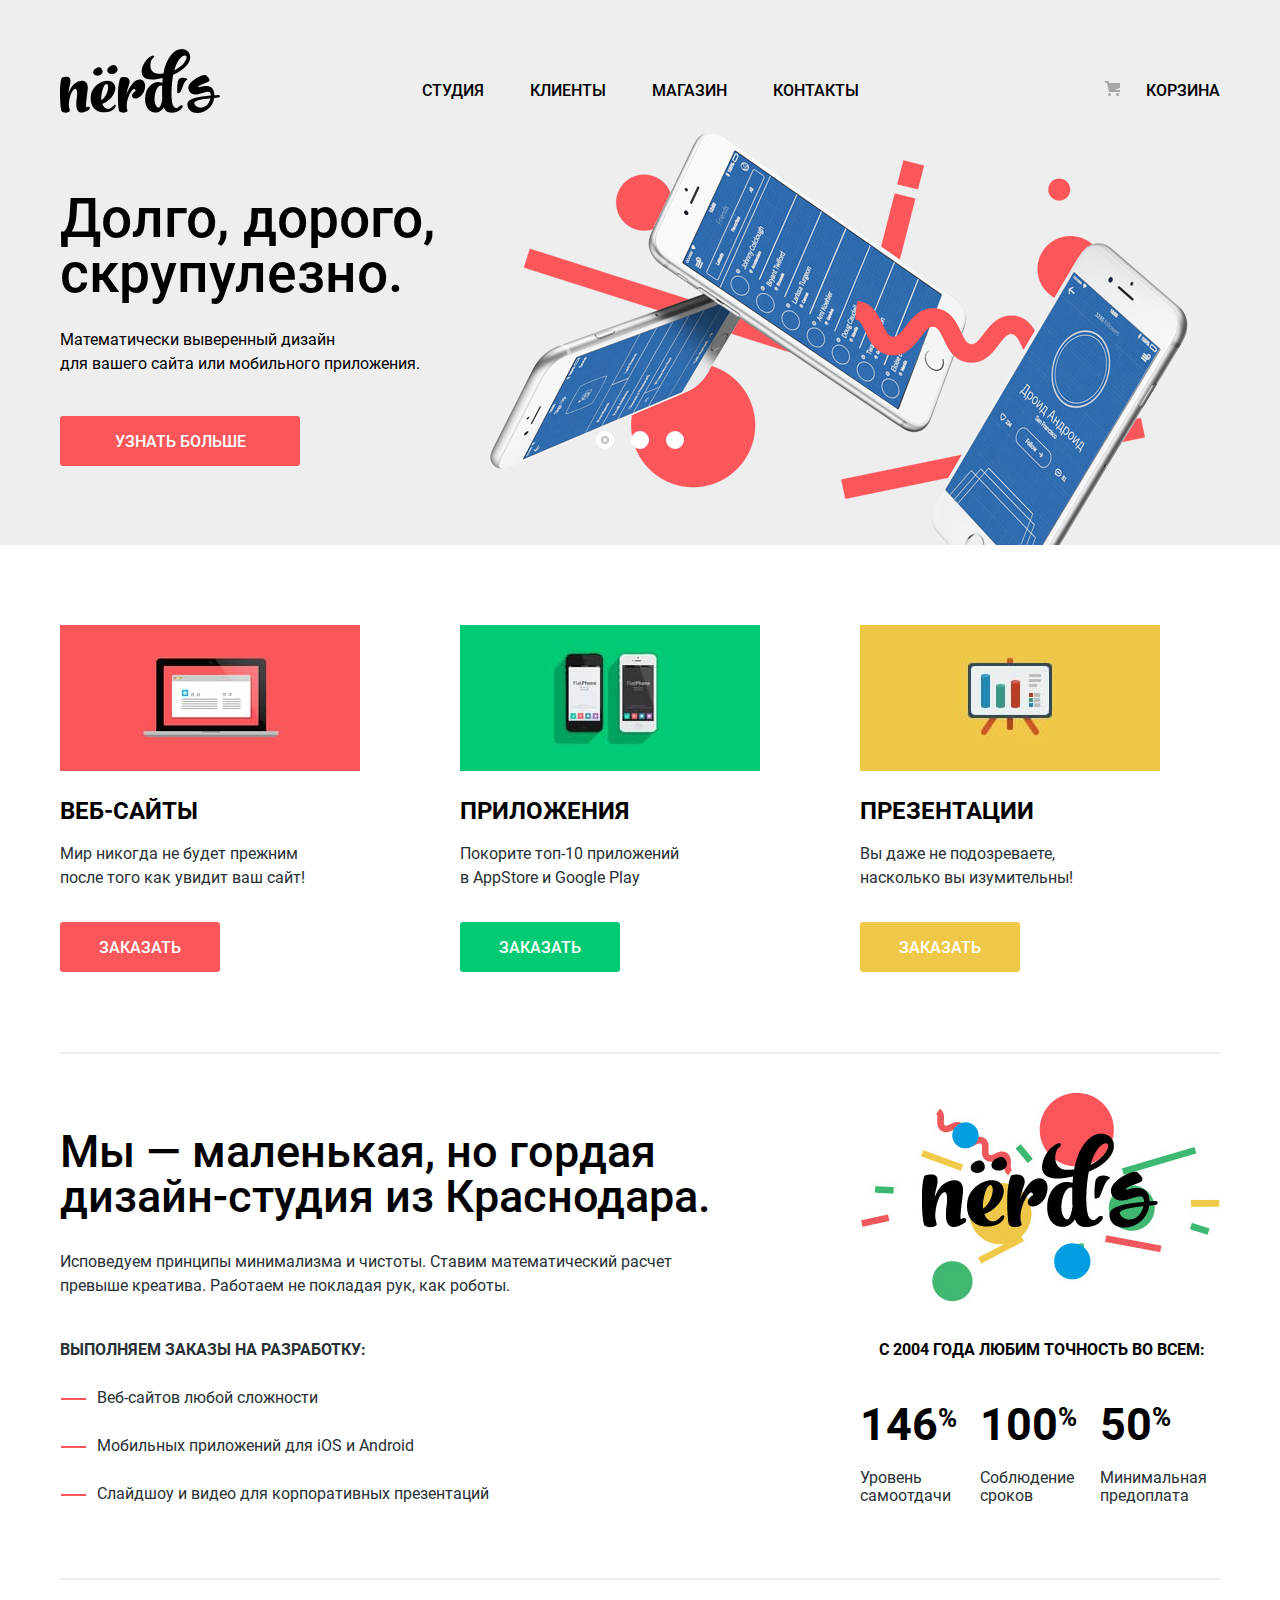
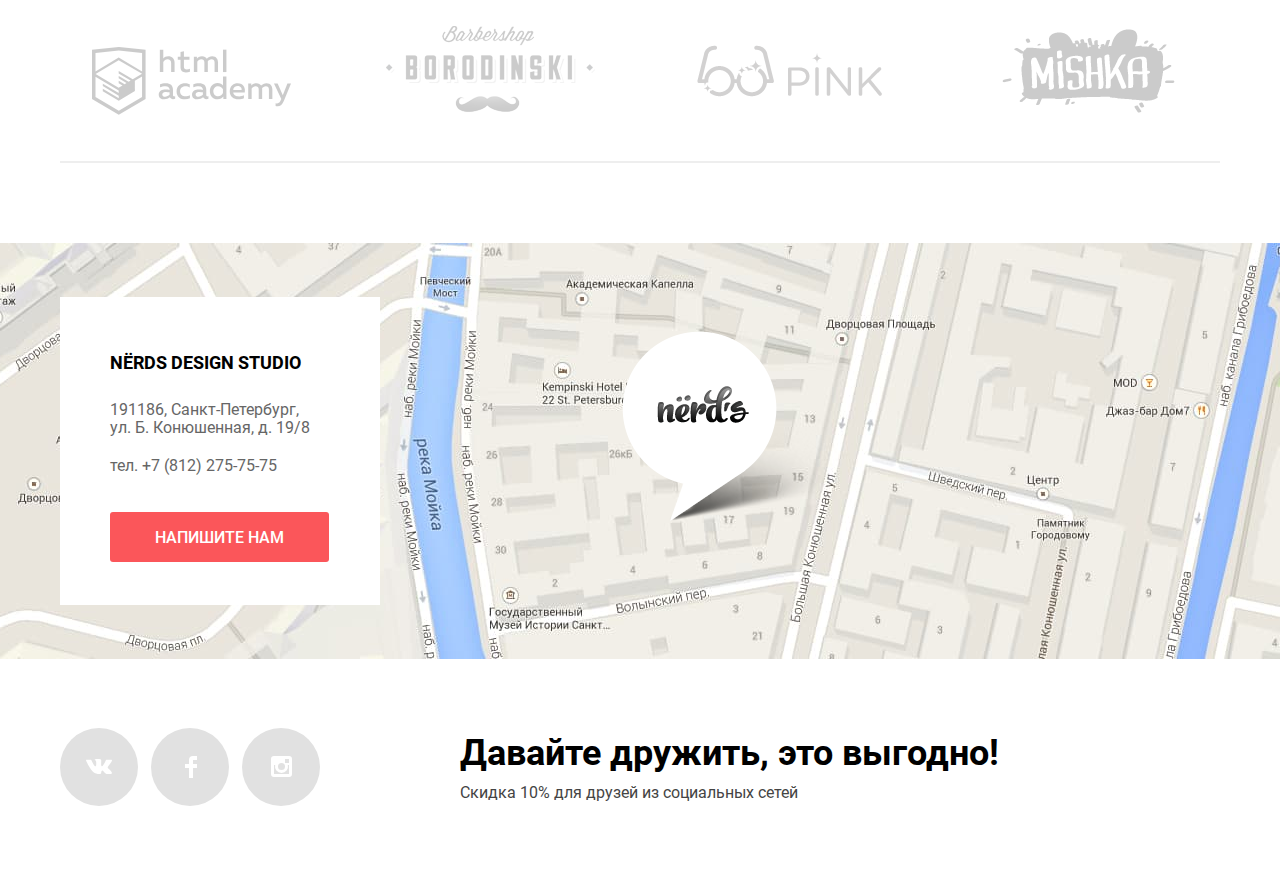
<file: index.html>
<!DOCTYPE html>
<html class="page" lang="ru">

<head>
  <meta charset="utf-8">
  <title>HTML Academy: Нёрдс</title>
  <link rel="stylesheet" href="css/normalize.min.css">
  <link rel="stylesheet" href="css/style.min.css">
</head>

<body class="page-body">
  <header class="main-header">
    <nav class="main-navigation">
      <img class="header-logo" src="img/nerds-logo.svg" width="160" height="65" alt="Логотип диизайн-студии Нёрдс">
      <div class="main-navigation-wrapper">
        <ul class="site-navigation">
          <li><a href="">Студия</a></li>
          <li><a href="">Клиенты</a></li>
          <li><a href="catalog.html">Магазин</a></li>
          <li><a href="">Контакты</a></li>
        </ul>
        <div class="user-navigation">
          <a class="basket" href="">Корзина</a>
        </div>
      </div>
    </nav>
  </header>
  <main>
    <h1 class="main-title visually-hidden">Nёrd's</h1>
    <h2 class="main-title visually-hidden">Новости</h2>
    <section class="slider">
      <div class="news-slider">
        <div class="news-slider-accuracy">
          <h3>Долго, дорого,<br>скрупулезно.</h3>
          <p>Математически выверенный дизайн<br>для вашего сайта или мобильного приложения.</p>
          <a class="news-slider-button button" href="">Узнать больше</a>
        </div>
      </div>
      <div class="news-slider news-slider-current">
        <div class="news-slider-maths">
          <h3>Любим математику<br>как никто другой</h3>
          <p>Никакого креатива, только матемитические формулы<br>для расчета идеальных пропорций</p>
          <a class="news-slider-button button" href="">Узнать больше</a>
        </div>
      </div>
      <div class="news-slider news-slider-current">
        <div class="news-slider-term">
          <h3>Только ночь,<br>только хардкор</h3>
          <p>Работать днем, как все? Мы против этого.<br>Ближе к полуночи работа только начинается.</p>
          <a class="news-slider-button button" href="">Узнать больше</a>
        </div>
      </div>
      <div class="slider-controls">
        <button class="slider-controls-button slider-controls-button-current" type="button"
          aria-label="Показать первый слайд"></button>
        <button class="slider-controls-button" type="button" aria-label="Показать второй слайд"></button>
        <button class="slider-controls-button" type="button" aria-label="Показать третий слайд"></button>
      </div>
    </section>
    <div class="container">
      <section class="product">
        <h2 class="visually-hidden">Продукты</h2>
        <ul class="product-list">
          <li class="product-item product-item-site">
            <div class="product-site">
              <h3 class="product-title">Веб-сайты</h3>
              <p>Мир никогда не будет прежним<br>после того как увидит ваш сайт!</p>
              <a class="product-button product-button-site" href="#"
                aria-label="Перейти на страницу заказа товара">Заказать</a>
            </div>
          </li>
          <li class="product-item product-item-apps">
            <div class="product-apps">
              <h3 class="product-title">Приложения</h3>
              <p>Покорите топ-10 приложений<br> в AppStore и Google Play</p>
              <a class="product-button product-button-apps" href="#"
                aria-label="Перейти на страницу заказа товара">Заказать</a>
            </div>
          </li>
          <li class="product-item product-item-presentation">
            <div class="product-presentation">
              <h3 class="product-title">Презентации</h3>
              <p>Вы даже не подозреваете,<br>насколько вы изумительны!</p>
              <a class="product-button product-button-presentation" href="#"
                aria-label="Перейти на страницу заказа товара">Заказать</a>
            </div>
          </li>
        </ul>
      </section>
      <section class="company">
        <h2 class="visually-hidden">О компании</h2>
        <section class="company-description">
          <h2 class="visually-hidden">О нас</h2>
          <h3 class="company-title">Мы — маленькая, но гордая<br>дизайн-студия из Краснодара.</h3>
          <p>Исповедуем принципы минимализма и чистоты. Ставим математический расчет<br>превыше креатива. Работаем не
            покладая рук, как роботы.</p>
          <p class="company-product">Выполняем заказы на разработку:</p>
          <ul class="company-product-list">
            <li class="company-product-item">Веб-сайтов любой сложности</li>
            <li class="company-product-item">Мобильных приложений для iOS и Android</li>
            <li class="company-product-item">Слайдшоу и видео для корпоративных презентаций</li>
          </ul>
        </section>
        <section class="company-statistics">
          <h2 class="visually-hidden">Статистика</h2>
          <img class="company-statistics-logo" src="img/nerds-illustration.png" width="360" height="208"
            alt="Логотип Нёрдс на фоне вспышки из конфети">
          <p class="company-statistics-title">С 2004 года любим точность во всем:</p>
          <dl class="company-statistics-table">
            <div class="company-statistics-column">
              <dt class="company-statistics-property">Уровень самоотдачи</dt>
              <dd class="company-statistics-percent">146<sup class="company-statistics-percentage">%</sup></dd>
            </div>
            <div class="company-statistics-column">
              <dt class="company-statistics-property">Соблюдение сроков</dt>
              <dd class="company-statistics-percent">100<span class="company-statistics-percentage">%</span></dd>
            </div>
            <div class="company-statistics-column">
              <dt class="company-statistics-property">Минимальная предоплата</dt>
              <dd class="company-statistics-percent">50<span class="company-statistics-percentage">%</span></dd>
            </div>
          </dl>
        </section>
      </section>
      <section class="projects">
        <h2 class="visually-hidden">Проекты</h2>
        <ul class="projects-list">
          <li class="projects-item">
            <a class="projects-link" href="https://htmlacademy.ru/intensive/htmlcss">
              <img class="projects-logo projects-logo-htmlacademy" src="img/html-academy.svg" width="199" height="68"
                alt="Логотип компании-клиента html academy">
            </a>
          </li>
          <li class="projects-item">
            <a class="projects-link" href="">
              <img class="projects-logo projects-logo-barbershop" src="img/barbershop-logo.png" width="209" height="90"
                alt="Логотип компании-клиента Barbershop Borodinsky">
            </a>
          </li>
          <li class="projects-item">
            <a class="projects-link" href="">
              <img class="projects-logo projects-logo-pink" src="img/pink-logo.png" width="185" height="52"
                alt="Логотип компании-клиента Pink">
            </a>
          </li>
          <li class="projects-item">
            <a class="projects-link" href="">
              <img class="projects-logo projects-logo-mishka" src="img/mishka-logo.png" width="173" height="84"
                alt="Логотип компании-клиента Mishka">
            </a>
          </li>
        </ul>
      </section>
    </div>
  </main>
  <footer>
    <div class="footer-container-contact">
      <iframe class="footer-container-map"
        src="https://www.google.com/maps/embed?pb=!1m18!1m12!1m3!1d1998.6037872533277!2d30.320858716096975!3d59.93871648187614!2m3!1f0!2f0!3f0!3m2!1i1024!2i768!4f13.1!3m3!1m2!1s0x4696310fca145cc1%3A0x42b32648d8238007!2z0JHQvtC70YzRiNCw0Y8g0JrQvtC90Y7RiNC10L3QvdCw0Y8g0YPQuy4sIDE5LzgsINCh0LDQvdC60YIt0J_QtdGC0LXRgNCx0YPRgNCzLCAxOTExODY!5e0!3m2!1sru!2sru!4v1603034823112!5m2!1sru!2sru"
        style="border:0;" allowfullscreen title="Офис компании по адресу ул. Большая Конюшенная 19/8, Санкт-Петербург">
      </iframe>
      <div class="footer-contacts-block">
        <section class="footer-contacts">
          <h2 class="visually-hidden">Контактная информация</h2>
          <div class="footer-contacts-window">
            <h3>Nёrds design studio</h3>
            <p>191186, Санкт-Петербург,<br>
              ул. Б. Конюшенная, д. 19/8</p>
            <a class="contact" href="tel:+78122757575">тел. +7 (812) 275-75-75</a>
            <a class="contact-button button" href="write_us.html" aria-label="Переход в окно, где можно написать">Напишите
              нам</a>
          </div>
        </section>
      </div>
    </div>
    <section class="footer-social container">
      <h2 class="visually-hidden">Давайте дружить</h2>
      <div class="footer-social-button">
        <ul class="footer-social-list">
          <li class="footer-social-item">
            <a class="footer-social-link" href="#" aria-label="ВКонтакте"></a>
          </li>
          <li class="footer-social-item">
            <a class="footer-social-link footer-social-link-facebook" href="#" aria-label="Facebook"></a>
          </li>
          <li class="footer-social-item">
            <a class="footer-social-link footer-social-link-instagram" href="#" aria-label="Instagram"></a>
          </li>
        </ul>
      </div>
      <div class="footer-invite">
        <p class="footer-social-title">Давайте дружить, это выгодно!</p>
        <p class="footer-social-discount">Скидка 10% для друзей из социальных сетей</p>
      </div>
    </section>
  </footer>
  <section class="modal modal-contact">
    <h2>Напишите нам</h2>
    <form class="contact-form" action="https://echo.htmlacademy.ru" method="post">
      <p>
        <label for="contact-name">Ваше имя:</label>
        <input class="contact-name-user" id="contact-name" type="text" name="name-user" placeholder="Имя Фамилия">
      </p>
      <p>
        <label for="contact-mail">Ваш email:</label>
        <input class="contact-mail-user" id="contact-mail" type="email" name="mail-user"
          placeholder="email@example.com ">
      </p>
      <p>
        <label for="contact-text">Текст письма:</label>
        <textarea name="contact-text-user" id="contact-text" rows="10" placeholder="В свободной форме"></textarea>
      </p>
      <button class="contact-form-button button" type="submit">Отправить</button>
    </form>
    <button class="modal-close" type="button" aria-label="Закрыть"></button>
  </section>
  <script src="js/script.min.js"></script>
</body>

</html>
</file>
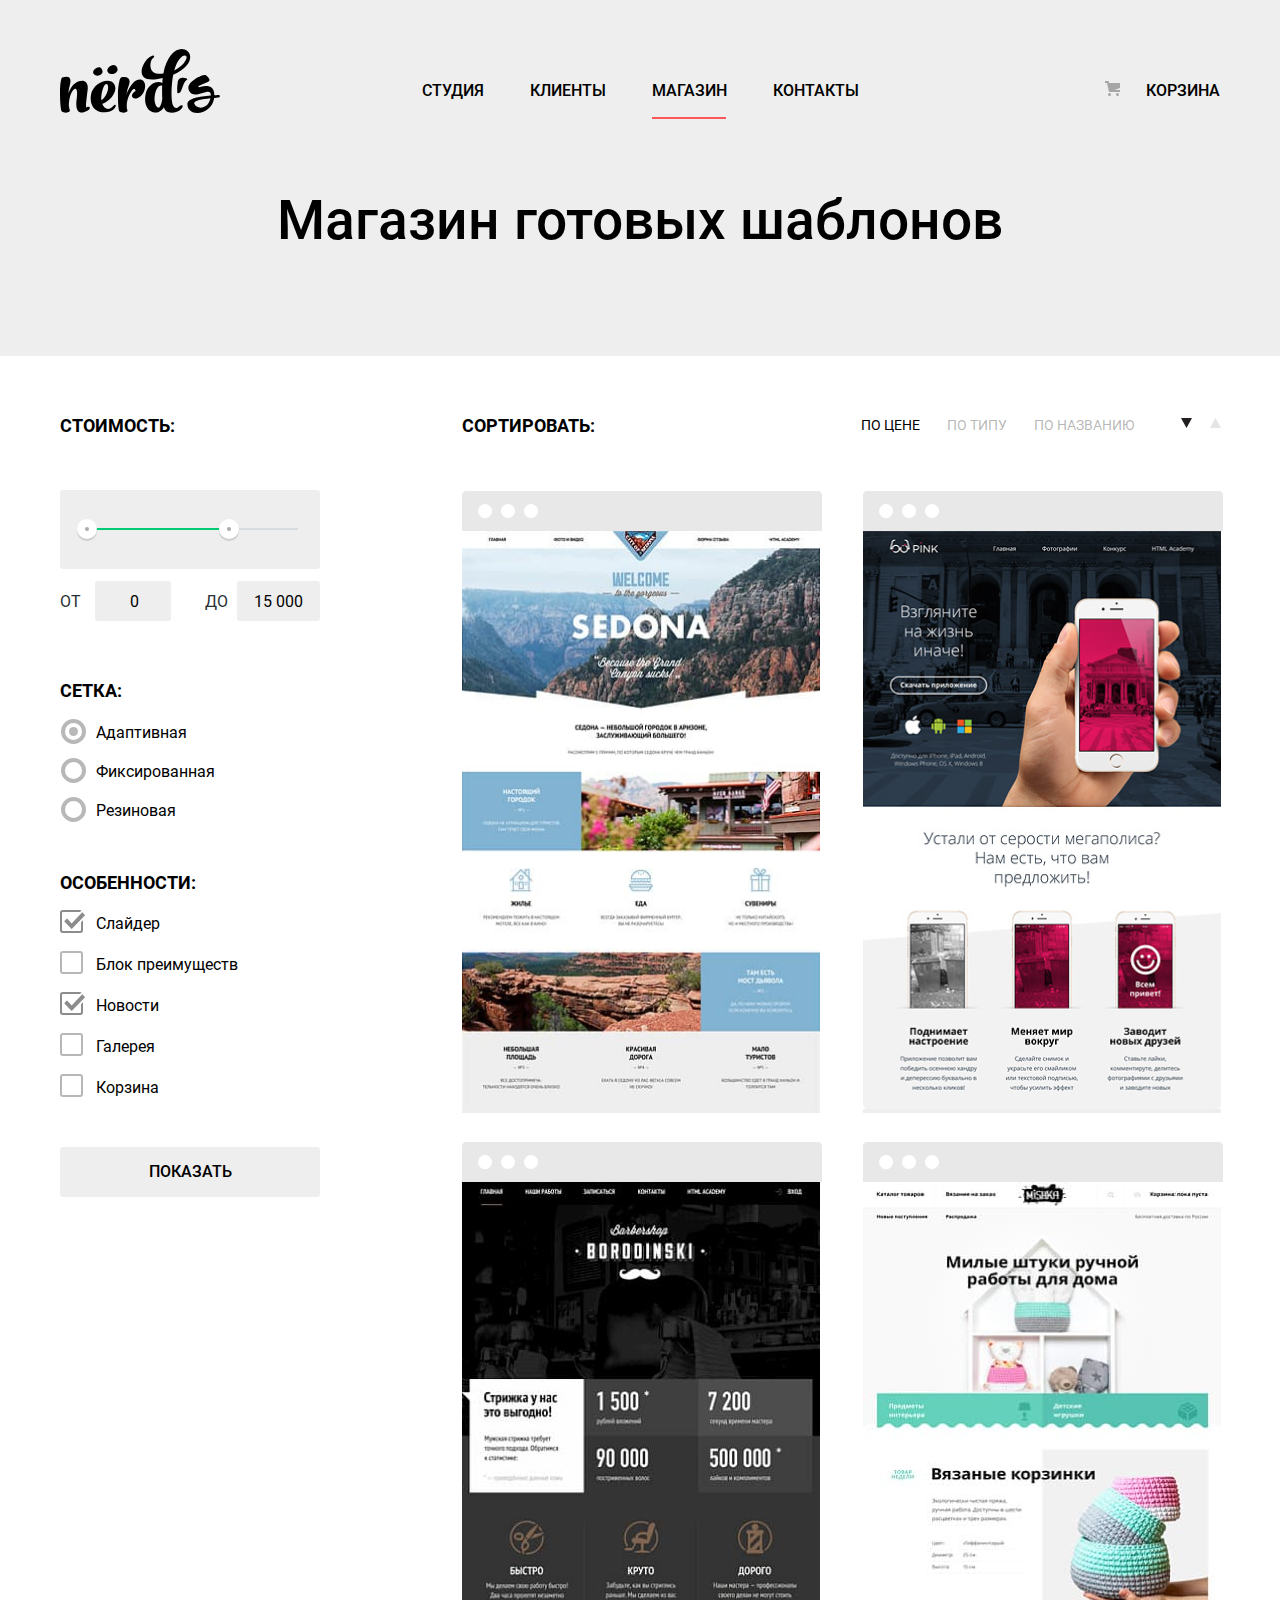
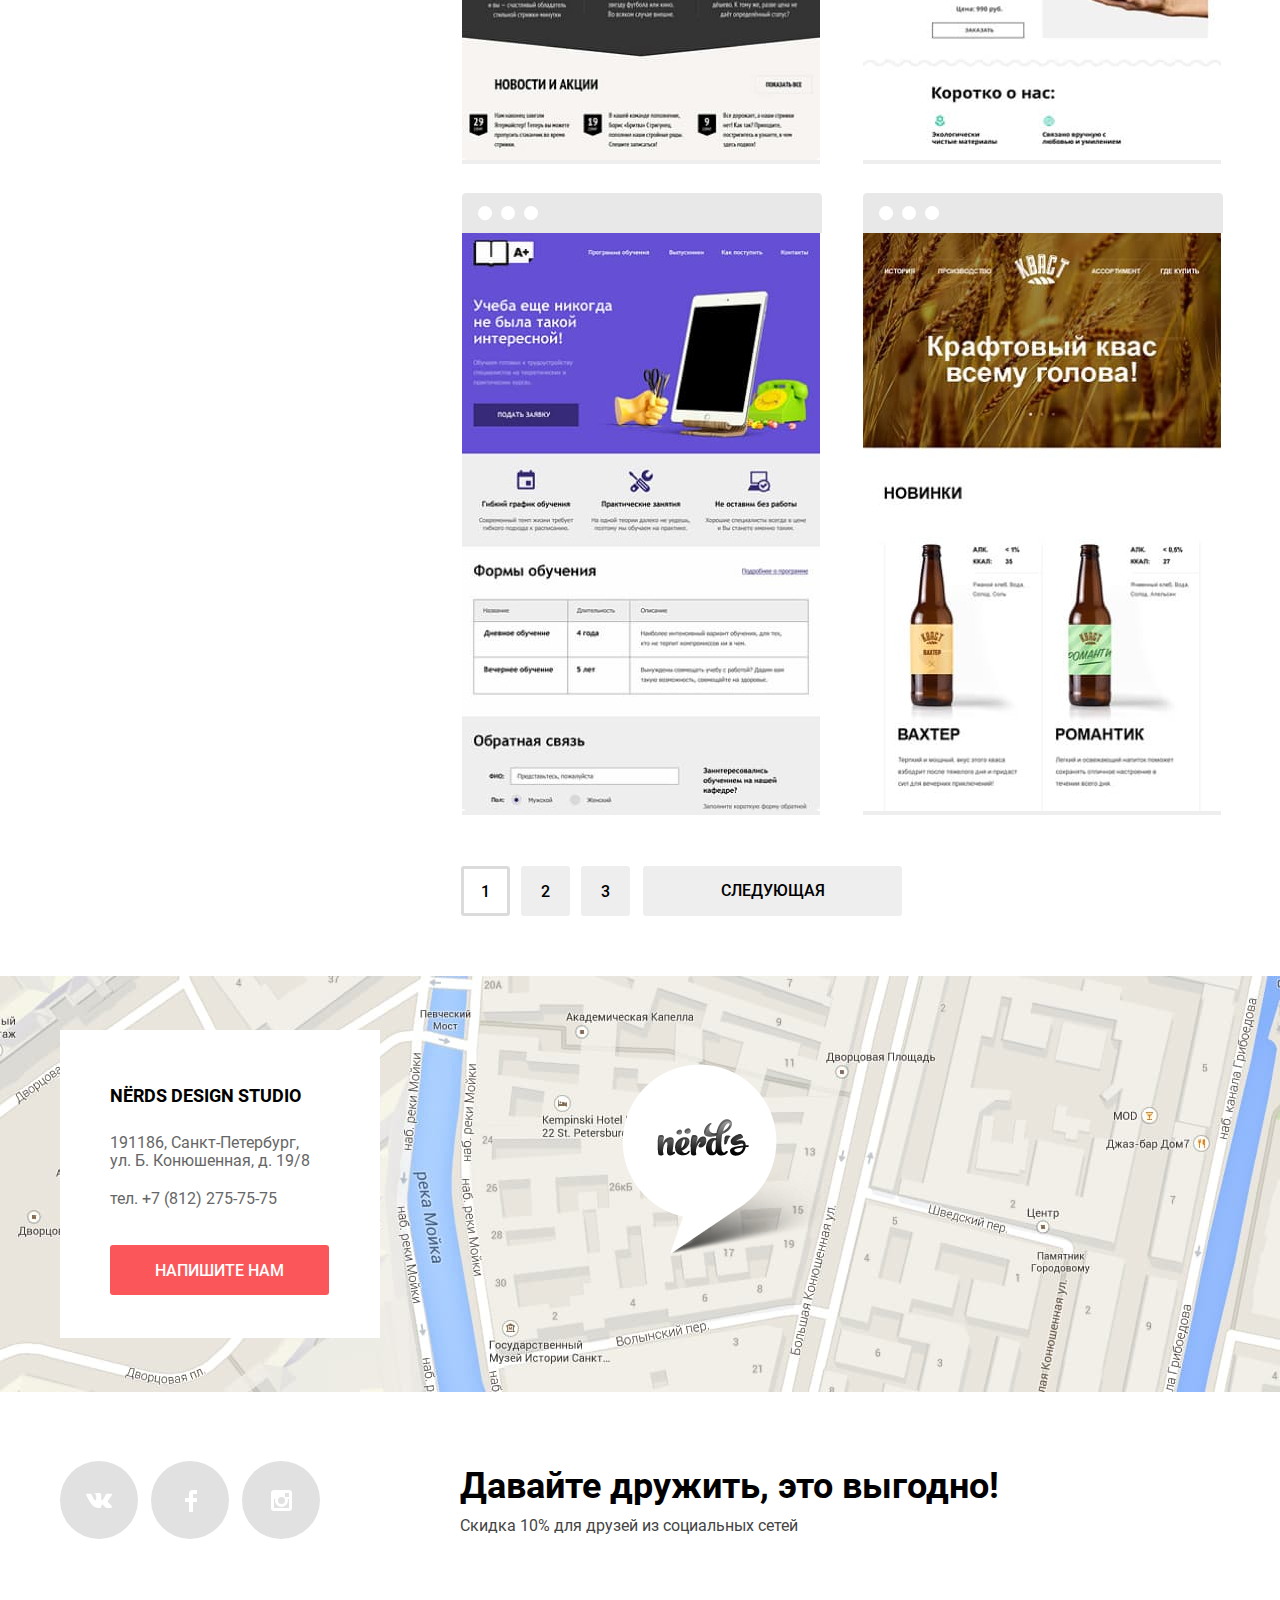
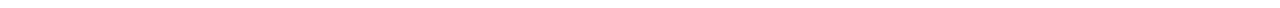
<file: catalog.html>
<!DOCTYPE html>
<html class="page" lang="ru">

<head>
  <meta charset="utf-8">
  <title>HTML Academy: Нёрдс</title>
  <link rel="stylesheet" href="css/normalize.min.css">
  <link rel="stylesheet" href="css/style.min.css">
</head>

<body class="page-body">
  <header class="main-header">
    <nav class="main-navigation">
      <a class="main-header-logo" href="index.html">
        <img src="img/nerds-logo.svg" width="160" height="65" alt="Логотип Нёрдс: написано черными буквами">
      </a>
      <div class="main-navigation-wrapper">
        <ul class="site-navigation">
          <li><a href="">Студия</a></li>
          <li><a href="">Клиенты</a></li>
          <li class="site-navigation-current"><a href="catalog.html"
              aria-label="Вы находитесь на странице магазина">Магазин</a></li>
          <li><a href="">Контакты</a></li>
        </ul>
        <div class="user-navigation">
          <a class="basket" href="">Корзина</a>
        </div>
      </div>
    </nav>
  </header>
  <main class="page-catalog">
    <div class="page-title-design">
      <h1 class="page-title">Магазин готовых шаблонов</h1>
    </div>
    <div class="catalog-container">
      <section class="filters">
        <div class="filters-catalog">
          <h2 class="visually-hidden">Фильтр товаров</h2>
          <form method="get" action="https://echo.htmlacademy.ru">
            <fieldset class="filter-item">
              <legend>Стоимость:</legend>
              <div class="range-filter">
                <div class="range-controls">
                  <div class="scale">
                    <div class="bar"></div>
                  </div>
                  <div class="toggle toggle-min" tabindex="0"></div>
                  <div class="toggle toggle-max" tabindex="0"></div>
                </div>
                <div class="price-controls">
                  <label class="min-price">
                    от <input type="text" name="min-price" value="0">
                  </label>
                  <label class="max-price">
                    до <input type="text" name="max-price" value="15 000">
                  </label>
                </div>
              </div>
            </fieldset>
            <fieldset>
              <legend>Сетка:</legend>
              <ul>
                <li class="filter-option filter-radio">
                  <input class="visually-hidden filter-input-radio filter-input" type="radio" name="product-group"
                    value="adaptive" id="filter-adaptive" checked>
                  <label for="filter-adaptive">Адаптивная</label>
                </li>
                <li class="filter-option filter-radio">
                  <input class="visually-hidden filter-input-radio filter-input" type="radio" name="product-group"
                    value="fixed" id="filter-fixed">
                  <label for="filter-fixed">Фиксированная</label>
                </li>
                <li class="filter-option filter-radio">
                  <input class="visually-hidden filter-input-radio filter-input" type="radio" name="product-group"
                    value="rubber" id="filter-rubber">
                  <label for="filter-rubber">Резиновая</label>
                </li>
              </ul>
            </fieldset>
            <fieldset class="filter-advantage">
              <legend>Особенности:</legend>
              <ul>
                <li class="filter-option filter-checkbox">
                  <input class="visually-hidden filter-input-checkbox filter-input" type="checkbox"
                    name="product-advantage" value="slider" id="filter-slider" checked>
                  <label for="filter-slider">Слайдер</label>
                </li>
                <li class="filter-option filter-checkbox">
                  <input class="visually-hidden filter-input-checkbox filter-input" type="checkbox"
                    name="product-advantage" value="block-advantage" id="filter-block-advatage">
                  <label for="filter-block-advatage">Блок преимуществ</label>
                </li>
                <li class="filter-option filter-checkbox">
                  <input class="visually-hidden filter-input-checkbox filter-input" type="checkbox"
                    name="product-advantage" value="news" id="filter-news" checked>
                  <label for="filter-news">Новости</label>
                </li>
                <li class="filter-option filter-checkbox">
                  <input class="visually-hidden filter-input-checkbox filter-input" type="checkbox"
                    name="product-advantage" value="gallary" id="filter-gallary">
                  <label for="filter-gallary">Галерея</label>
                </li>
                <li class="filter-option filter-checkbox">
                  <input class="visually-hidden filter-input-checkbox filter-input" type="checkbox"
                    name="product-advantage" value="basket" id="filter-basket">
                  <label for="filter-basket">Корзина</label>
                </li>
              </ul>
            </fieldset>
            <button class="filter-button button" type="submit">Показать</button>
          </form>
        </div>
      </section>
      <section class="sort catalog-sort">
        <h2 class="sort-title">Сортировать:</h2>
        <ul class="sort-type">
          <li class="sort-type-item">
            <a class="sort-type-link sort-type-link-current">По цене</a>
          </li>
          <li class="sort-type-item">
            <a class="sort-type-link" href="#">По типу</a>
          </li>
          <li class="sort-type-item">
            <a class="sort-type-link" href="#">По названию</a>
          </li>
        </ul>
        <ul class="sort-direction">
          <li class="sort-direction-item">
            <a class="sort-direction-link sort-direction-link-down sort-direction-link-current">
              <span class="visually-hidden">По убыванию</span>
              <svg width="11" height="10" viewBox="0 0 11 10" fill="none" xmlns="http://www.w3.org/2000/svg">
                <path d="M5.5 10L0 0H11" fill="#A6A6A6" />
              </svg>
            </a>
          </li>
          <li class="sort-direction-item">
            <a class="sort-direction-link sort-direction-link-up" href="#">
              <span class="visually-hidden">По возрастанию</span>
              <svg width="11" height="10" viewBox="0 0 11 10" fill="none" xmlns="http://www.w3.org/2000/svg">
                <path d="M5.5 0L0 10H11L5.5 0Z" fill="#A6A6A6" />
              </svg>
            </a>
          </li>
        </ul>
      </section>
      <section class="catalog">
        <h2 class="visually-hidden">Список веб-сайтов</h2>
        <ul class="catalog-list">
          <li class="catalog-item" tabindex="0">
            <div class="catalog-image">
              <img src="img/img-sedona.jpg" width="358" height="578"
                alt="Главная страница сайта Sedona описанием города, услугами и преимуществами">
            </div>
            <div class="catalog-product">
              <div class="catalog-product-position">
                <h3><a class="catalog-product-title" href="">Sedona</a></h3>
                <p class="catalog-product-direction">Информационный сайт<br>для туристов</p>
                <button class="catalog-button" type="button" aria-label="Добавить в корзину по цене 9900 рублей">9 900
                  ₽</button>
              </div>
            </div>
          </li>
          <li class="catalog-item" tabindex="0">
            <div class="catalog-image">
              <img src="img/site-pink.jpg" width="358" height="578"
                alt="Главная страница сайта Pink с предложением скачать приложение и преимуществами">
            </div>
            <div class="catalog-product">
              <div class="catalog-product-position">
                <h3><a class="catalog-product-title" href="">Pink app</a></h3>
                <p class="catalog-product-direction">Продуктовый лендинг<br>приложения для IOS и Android</p>
                <button class="catalog-button" type="button" aria-label="Добавить в корзину по цене 9900 рублей">9 900
                  ₽</button>
              </div>
            </div>
          </li>
          <li class="catalog-item" tabindex="0">
            <div class="catalog-image">
              <img src="img/barbershop-borodynsky.jpg" width="358" height="578"
                alt="Главная страница сайта Barbershop Borodinsky с описанием цен, преимуществ и новостей">
            </div>
            <div class="catalog-product">
              <div class="catalog-product-position">
                <h3><a class="catalog-product-title" href="">Barbershop</a></h3>
                <p class="catalog-product-direction">Сайт салона красоты.<br>Для мужчин, да.</p>
                <button class="catalog-button" type="button" aria-label="Добавить в корзину по цене 9900 рублей">9 900
                  ₽</button>
              </div>
            </div>
          </li>
          <li class="catalog-item" tabindex="0">
            <div class="catalog-image">
              <img src="img/site-mishka.jpg" width="358" height="578"
                alt="Главная страница сайта Mishka с карточкой товара и краткой информацией о сайте">
            </div>
            <div class="catalog-product">
              <div class="catalog-product-position">
                <h3><a class="catalog-product-title" href="">Mishka</a></h3>
                <p class="catalog-product-direction">Интернет-магазин<br>вязаных игрушек</p>
                <button class="catalog-button" type="button" aria-label="Добавить в корзину по цене 9900 рублей">9 900
                  ₽</button>
              </div>
            </div>
          </li>
          <li class="catalog-item" tabindex="0">
            <div class="catalog-image">
              <img src="img/a-plus.jpg" width="358" height="578"
                alt="Главная страница сайта A plus с описанием преимуществ, форм обучения, обратной связью">
            </div>
            <div class="catalog-product">
              <div class="catalog-product-position">
                <h3><a class="catalog-product-title" href="">A plus</a></h3>
                <p class="catalog-product-direction">Лендинг курсов повышения<br>квалификации</p>
                <button class="catalog-button" type="button" aria-label="Добавить в корзину по цене 9900 рублей">9 900
                  ₽</button>
              </div>
            </div>
          </li>
          <li class="catalog-item" tabindex="0">
            <div class="catalog-image">
              <img src="img/kvast.jpg" width="358" height="578" alt="Главная страница сайта KVAST с описанием новинок">
            </div>
            <div class="catalog-product">
              <div class="catalog-product-position">
                <h3><a class="catalog-product-title" href="">Kvast</a></h3>
                <p class="catalog-product-direction">Промо-сайт производителя<br>крафтового кваса</p>
                <button class="catalog-button" type="button" aria-label="Добавить в корзину по цене 9900 рублей">9 900
                  ₽</button>
              </div>
            </div>
          </li>
        </ul>
        <div class="pagination">
          <ul class="pagination-list">
            <li class="pagination-item pagination-item-current">
              <a aria-label="Текущая страница">1</a>
            </li>
            <li class="pagination-item">
              <a href="">2<span class="visually-hidden">страница</span></a>
            </li>
            <li class="pagination-item">
              <a href="">3<span class="visually-hidden">страница</span></a>
            </li>
          </ul>
          <a class="pagination-button" href="">Следующая<span class="visually-hidden">страница</span></a>
        </div>
      </section>
    </div>
  </main>
  <footer class="page-footer main-footer">
    <div class="footer-container-contact">
      <iframe class="footer-container-map"
        src="https://www.google.com/maps/embed?pb=!1m18!1m12!1m3!1d1998.6037872533277!2d30.320858716096975!3d59.93871648187614!2m3!1f0!2f0!3f0!3m2!1i1024!2i768!4f13.1!3m3!1m2!1s0x4696310fca145cc1%3A0x42b32648d8238007!2z0JHQvtC70YzRiNCw0Y8g0JrQvtC90Y7RiNC10L3QvdCw0Y8g0YPQuy4sIDE5LzgsINCh0LDQvdC60YIt0J_QtdGC0LXRgNCx0YPRgNCzLCAxOTExODY!5e0!3m2!1sru!2sru!4v1603034823112!5m2!1sru!2sru"
        style="border:0;" allowfullscreen title="Офис компании по адресу ул. Большая Конюшенная 19/8, Санкт-Петербург">
      </iframe>
      <div class="footer-contacts-block">
        <section class="footer-contacts">
          <h2 class="visually-hidden">Контактная информация</h2>
          <div class="footer-contacts-window">
            <h3>Nёrds design studio</h3>
            <p>191186, Санкт-Петербург,<br>
              ул. Б. Конюшенная, д. 19/8</p>
            <a class="contact" href="tel:+78122757575">тел. +7 (812) 275-75-75</a>
            <a class="contact-button button" href="write_us.html" aria-label="Переход в окно, где можно написать">Напишите
              нам</a>
          </div>
        </section>
      </div>
    </div>
    <section class="footer-social container">
      <h2 class="visually-hidden">Давайте дружить</h2>
      <div class="footer-social-button">
        <ul class="footer-social-list">
          <li class="footer-social-item">
            <a class="footer-social-link" href="#" aria-label="ВКонтакте"></a>
          </li>
          <li class="footer-social-item">
            <a class="footer-social-link footer-social-link-facebook" href="#" aria-label="Facebook"></a>
          </li>
          <li class="footer-social-item">
            <a class="footer-social-link footer-social-link-instagram" href="#" aria-label="Instagram"></a>
          </li>
        </ul>
      </div>
      <div class="footer-invite">
        <p class="footer-social-title">Давайте дружить, это выгодно!</p>
        <p class="footer-social-discount">Скидка 10% для друзей из социальных сетей</p>
      </div>
    </section>
  </footer>
  <section class="modal modal-contact">
    <h2>Напишите нам</h2>
    <form class="contact-form" action="https://echo.htmlacademy.ru" method="post">
      <p>
        <label for="contact-name">Ваше имя:</label>
        <input class="contact-name-user" id="contact-name" type="text" name="name-user" placeholder="Имя Фамилия">
      </p>
      <p>
        <label for="contact-mail">Ваш email:</label>
        <input class="contact-mail-user" id="contact-mail" type="email" name="mail-user"
          placeholder="email@example.com ">
      </p>
      <p>
        <label for="contact-text">Текст письма:</label>
        <textarea name="contact-text-user" id="contact-text" rows="10" placeholder="В свободной форме"></textarea>
      </p>
      <button class="contact-form-button button" type="submit">Отправить</button>
    </form>
    <button class="modal-close" type="button" aria-label="Закрыть"></button>
  </section>
  <script src="js/script.min.js"></script>
</body>

</html>
</file>
<file: css/style.min.css>
@-webkit-keyframes bounce{0%{top:10%;transform:translateY(-25%);opacity:0}to{top:11%;transform:translate(-50%);opacity:1}}@keyframes bounce{0%{top:10%;transform:translateY(-25%);opacity:0}to{top:11%;transform:translate(-50%);opacity:1}}@-webkit-keyframes shake{0%,to{left:20%;top:10%;transform:translate(0,0)}10%,30%,50%,70%,90%{left:20%;top:10%;transform:translate(-10px,0)}20%,40%,60%,80%{left:20%;top:10%;transform:translate(10px,0)}}@keyframes shake{0%,to{left:20%;top:10%;transform:translate(0,0)}10%,30%,50%,70%,90%{left:20%;top:10%;transform:translate(-10px,0)}20%,40%,60%,80%{left:20%;top:10%;transform:translate(10px,0)}}:root{--basic-dark-black: #000000;--basic-black: #283136;--basic-light-grey: #666666;--basic-grey: #eeeeee;--basic-darker-grey: #444444;--basic-dark-grey: #888888;--basic-light-red: #fb565a;--basic-red: #e74246;--basic-dark-red: #d7373b;--basic-light-green: #00ca74;--basic-green: #00bc6c;--basic-dark-green: #00aa62;--basic-light-yellow: #efc84a;--basic-yellow: #eab534;--basic-dark-yellow: #e5a722;--basic-white: #ffffff;--basic-opacity-white: rgba(255, 255, 255, 0.3);--basic-lighter-grey: #dfdfdf;--basic-grey-grey: #d5d5d5;--basic-clear-white: rgba(0, 0, 0, 0.0001);--basic-opacity-black-30: rgba(0, 0, 0, 0.3);--basic-grey-social: #e1e1e1;--basic-grey-slider: #c1c1c1;--basiс-grey-filter: #d7dcdf;--basiс-grey-button: #ababab;--basiс-shadow-grey: rgba(0, 1, 1, 0.1);--basiс-shadow-black: rgba(0, 0, 0, 0.15);--basiс-button-border: #dbdbdb;--basiс-shadow-grey-40: rgba(0, 0, 0, 0.4);--basiс-opacity-black-50: rgba(68, 68, 68, 0.5);--basiс-grey-border: #d7dcde;--basiс-dark-grey-border: #b4b9bb;--basiс-dark-for-form: #4d4d4d;--basic-black-opacity-60: rgba(0, 0, 0, 0.6);--basic-grey-opacity-30: rgba(166, 166, 166, 0.3);--basic-grey-opacity-60: rgba(166, 166, 166, 0.6);--basic-black-for-button: #231f20}@font-face{font-family:"Roboto";font-style:normal;font-weight:400;src:local("Roboto"),local("Roboto Regular"),local("Roboto-Regular"),url(../fonts/roboto.woff2) format("woff2"),url(../fonts/roboto.woff) format("woff");font-display:swap}@font-face{font-family:"Roboto";font-style:normal;font-weight:500;src:local("Roboto Medium"),local("Roboto-Medium"),url(../fonts/robotomedium.woff2) format("woff2"),url(../fonts/robotomedium.woff) format("woff");font-display:swap}@font-face{font-family:"Roboto";font-style:normal;font-weight:700;src:local("Roboto Bold"),local("Roboto-Bold"),url(../fonts/robotobold.woff2) format("woff2"),url(../fonts/robotobold.woff) format("woff");font-display:swap}body{min-width:1160px;margin:0;padding:0;font-family:"Roboto","Arial",sans-serif}.page{height:100%}.page-body{display:grid;grid-template-rows:-webkit-min-content 1fr -webkit-min-content;grid-template-rows:min-content 1fr min-content;align-content:start}.main-header,.main-navigation{background-color:var(--basic-grey)}.main-navigation{display:flex;align-items:center;width:1160px;margin:48px auto 8px;padding:0 20px;font-size:16px;font-weight:500;line-height:30px;color:var(--basic-dark-black);text-transform:uppercase}.main-navigation-wrapper{display:flex;justify-content:space-between;margin-left:197px}.header-logo,.main-header-logo{display:flex;width:160px;height:65px;margin-right:5px;opacity:1}.main-header-logo:focus,.main-header-logo:hover{opacity:1}.footer-social-link:active::before,.main-header-logo:active{opacity:.3}.site-navigation{display:flex;flex-wrap:wrap;justify-content:space-between;align-items:center;width:437px;margin:23px 0 0;padding:0 45px 0 0;list-style:none}.site-navigation li:nth-child(4n){padding-right:0}.site-navigation a,.user-navigation a{display:block;padding-bottom:2px;color:var(--basic-dark-black);text-decoration:none}.basket:hover,.site-navigation a:hover{color:var(--basic-light-red)}.basket:focus,.site-navigation a:focus{color:var(--basic-opacity-black-30)}.site-navigation-current{position:relative}.site-navigation-current a:not([href]){background-color:var(--basic-dark-black)}.site-navigation-current::after{content:"";position:absolute;bottom:-11px;width:74px;height:2px;background-color:var(--basic-light-red)}.site-navigation-current a,.site-navigation-current a:active,.site-navigation-current a:focus,.site-navigation-current a:hover{color:var(--basic-dark-black)}.basket{display:flex;justify-content:flex-end;position:relative;max-width:115px;margin-left:242px;margin-top:23px;text-align:right;list-style:none}.basket::before{content:"";position:absolute;top:5px;left:-41px;width:15px;height:15px;background-image:url(../img/cart-icon.svg);background-repeat:repeat;background-position:0 0}.visually-hidden{position:absolute;width:1px;height:1px;margin:-1px;border:0;padding:0;white-space:nowrap;-webkit-clip-path:inset(100%);clip-path:inset(100%);clip:rect(0 0 0 0);overflow:hidden}.slider{position:relative;height:424px;background-color:var(--basic-grey)}.news-slider,.news-slider h3,.news-slider p{display:flex;flex-wrap:wrap;position:relative}.news-slider{width:1160px;margin:0 auto;padding:70px 20px 80px;z-index:1}.news-slider-accuracy::before,.news-slider-maths::before,.news-slider-term::before{content:"";position:absolute;top:-7px;right:24px;width:760px;height:431px;background-image:url(../img/nerds-index-slide1.png);background-repeat:no-repeat}.news-slider-maths::before,.news-slider-term::before{background-image:url(../img/nerds-index-slide2.png)}.news-slider-term::before{background-image:url(../img/nerds-index-slide3.png)}.news-slider-current{display:none}.news-slider h3,.news-slider p{width:538px}.news-slider h3{margin:0 auto;padding:0;font-size:55px;font-weight:500;line-height:55px;color:var(--basic-dark-black)}.news-slider p{margin-top:27px;margin-bottom:40px;font-size:16px;font-weight:400;line-height:24px}.button{display:block;font-size:16px;font-weight:500;line-height:18px;text-align:center;text-decoration:none;text-transform:uppercase;color:var(--basic-white);background-color:var(--basic-light-red);border-radius:3px;border:0}.button:focus,.button:hover{background-color:var(--basic-red);border:0}.button:active{color:var(--basic-opacity-white);background-color:var(--basic-dark-red);box-shadow:inset 0 3px 0 var(--basiс-shadow-grey)}.news-slider-button{width:240px;padding-top:17px;padding-bottom:15px}.slider-controls{display:flex;justify-content:space-between;position:absolute;top:310px;left:50%;width:88px;transform:translate(-50%);z-index:1}.slider-controls-button{position:relative;width:18px;height:18px;background-color:var(--basic-white);border:0;border-radius:50%}.slider-controls-button-current::before{content:"";position:absolute;top:5px;left:5px;width:8px;height:8px;background-image:url(../img/ellipse-slide.svg);background-repeat:no-repeat}.container{width:1160px;margin:0 auto;padding:0 20px}.product{display:grid;margin-top:71px;padding-bottom:80px;border-bottom:2px solid var(--basic-grey)}.product-list{display:grid;grid-template-columns:1fr 1fr 1fr;margin:0;padding:0;list-style:none}.product-item{display:flex;flex-wrap:wrap;position:relative;width:300px;height:100%;padding-right:100px;font-size:16px;line-height:24px;color:var(--basic-black)}.product-item:last-child{padding-right:0}.product-item p{margin-bottom:32px}.product-item-apps::before,.product-item-presentation::before,.product-item-site::before{content:"";position:absolute;top:9px;width:300px;height:146px;background-image:url(../img/product-site.jpg);background-repeat:no-repeat;background-position:0 0}.product-item-apps::before,.product-item-presentation::before{background-image:url(../img/product-apps.jpg)}.product-item-presentation::before{background-image:url(../img/product-presentation.jpg)}.product-title{position:relative;margin-bottom:16px;margin-top:180px;font-size:24px;font-weight:700;line-height:30px;text-transform:uppercase;color:var(--basic-dark-black)}.product-button{display:block;width:160px;padding-top:17px;padding-bottom:15px;font-size:16px;font-weight:500;line-height:18px;text-align:center;text-transform:uppercase;text-decoration:none;color:var(--basic-white);border:0;border-radius:3px}.product-button-site{background-color:var(--basic-light-red)}.product-button-site:focus,.product-button-site:hover{background-color:var(--basic-red)}.product-button-site:active{color:var(--basic-opacity-white);background-color:var(--basic-dark-red);box-shadow:inset 0 3px 0 var(--basiс-shadow-grey)}.product-button-apps{background-color:var(--basic-light-green)}.product-button-apps:focus,.product-button-apps:hover{background-color:var(--basic-green)}.product-button-apps:active{color:var(--basic-opacity-white);background-color:var(--basic-dark-green);box-shadow:inset 0 3px 0 var(--basiс-shadow-grey)}.product-button-presentation{background-color:var(--basic-light-yellow)}.product-button-presentation:focus,.product-button-presentation:hover{background-color:var(--basic-yellow)}.product-button-presentation:active{color:var(--basic-opacity-white);background-color:var(--basic-dark-yellow);box-shadow:inset 0 3px 0 var(--basiс-shadow-grey)}.company{display:grid;grid-template-columns:1fr -webkit-min-content;grid-template-columns:1fr min-content;margin-bottom:7px}.company-description{margin-top:80px;font-size:16px;line-height:24px;color:var(--basic-black)}.company-title{margin-top:-5px;margin-bottom:31px;padding:0;font-size:45px;font-weight:500;line-height:45px;color:var(--basic-dark-black)}.company-product{margin-top:40px;font-weight:700;text-transform:uppercase;color:var(--basic-black)}.company-product-list{list-style:none}.company-product-item{position:relative;margin-top:24px;margin-left:-3px}.company-product-item::before{content:"";position:absolute;top:12px;left:-36px;width:25px;border-top:2px solid var(--basic-light-red);background-repeat:no-repeat;background-position:0 0}.company-statistics{display:grid;width:360px;margin-bottom:39px}.company-statistics-logo{margin-top:39px;margin-bottom:38px;width:360px;height:208px}.company-statistics-title{margin:2px 0 18px 3px;padding:0;font-weight:700;text-transform:uppercase;text-align:center}.company-statistics-table{display:grid;grid-template-columns:1fr 1fr 1fr;row-gap:23px}.company-statistics-column{display:grid;box-sizing:border-box;max-width:120px;padding-right:10px}.company-statistics-property{order:1;padding-bottom:11px;max-width:110px;line-height:18px;color:var(--basic-black)}.company-statistics-percent{margin:0 0 12px;max-width:110px;font-size:45px;font-weight:700;line-height:64px}.company-statistics-percentage{position:relative;bottom:14px;font-size:26px;line-height:40px}.projects{margin-bottom:80px;padding-top:46px;padding-bottom:40px;border-top:2px solid var(--basic-grey);border-bottom:2px solid var(--basic-grey)}.projects-list{display:grid;grid-template-columns:1fr 1fr 1fr 1fr;margin:0;padding:0;gap:35px;list-style:none}.projects-item{position:relative;display:grid;justify-content:center;align-items:center;width:100%;height:100%}.projects-item:not(:last-child):not(:nth-child(4n))::before{content:"";position:absolute;top:40px;right:-19px;width:2px;height:52px;transform:translateY(-50%)}.projects-link{display:block;position:relative;opacity:.2}.catalog-item:focus .catalog-image::before,.catalog-item:hover .catalog-image::before,.projects-link:focus,.projects-link:hover{opacity:1}.projects-link:active{opacity:.1}.projects-logo-htmlacademy{position:relative;top:10px}.catalog-container{display:grid;grid-template-columns:1fr 2fr;grid-template-rows:-webkit-min-content 1fr;grid-template-rows:min-content 1fr;align-content:start;width:1160px;height:100%;margin:0 auto;padding:0 20px}.page-title,.page-title-design{background-color:var(--basic-grey)}.page-title{margin:0 auto;padding-top:72px;padding-bottom:108px;font-size:55px;font-weight:500;line-height:55px;color:var(--basic-dark-black);text-align:center}.filters{margin-top:55px;margin-right:35px}.filters-catalog{display:flex;width:260px}.filters fieldset{padding:0;margin:0 0 28px;border:0}.filters fieldset:first-child{margin-bottom:55px}.filter-item{margin-top:53px;padding:0;border:0}.filters legend{font-size:18px;font-weight:700;line-height:30px;text-transform:uppercase;color:var(--basic-dark-black)}.filters ul{padding:0;margin:0;list-style:none;line-height:19px}.filter-option{display:block;padding-left:36px}.filter-input{font-size:16px;line-height:20px;color:var(--basic-black)}.filter-advantage label,.filter-option label{display:block;position:relative;margin-top:17px;margin-bottom:20px}.filter-advantage label{margin-top:16px;padding-bottom:6px;margin-bottom:16px}.filter-input-radio{margin-top:-9px}.range-filter{width:260px;margin-top:49px}.range-controls{position:relative;height:41px;margin-bottom:10px;padding-top:38px;padding-right:22px;padding-left:22px;background-color:var(--basic-grey);border-radius:3px}.range-controls .scale{height:2px;background:var(--basiс-grey-filter)}.range-controls .bar{width:70%;height:2px;background-color:var(--basic-light-green)}.range-controls .toggle{position:absolute;top:29px;left:0;width:4px;height:4px;padding:0;border:8px solid var(--basic-white);background-color:var(--basiс-grey-button);border-radius:50%;box-shadow:0 2px 1px var(--basiс-shadow-black)}.range-controls .toggle-min{left:17px}.range-controls .toggle-max{left:159px}.price-controls{display:flex;justify-content:space-between;font-size:16px;line-height:22px;color:var(--basic-black);text-transform:uppercase}.price-controls input{width:80px;height:38px;border:0;border-radius:3px;background:var(--basic-grey)}.max-price input,.min-price input{height:38px;margin-top:2px;text-align:center}.min-price input{width:70px;margin-left:10px;padding-left:4px}.max-price input{width:79px;margin-left:5px}.filter-input-radio+label::before{content:"";box-sizing:border-box;position:absolute;top:-4px;left:-35px;width:25px;height:25px;border:4px solid var(--basiс-dark-for-form);opacity:.4;border-radius:50%}.filter-input-radio:checked+label::after{content:"";position:absolute;top:4px;left:-27px;width:9px;height:9px;background-color:var(--basiс-dark-for-form);opacity:.4;border-radius:50%}.filter-input-checkbox+label::before{content:"";position:absolute;top:-4px;left:-36px;width:23px;height:23px;background-image:url(../img/checkbox-off.svg);background-repeat:no-repeat;opacity:.4}.filter-input-checkbox:checked+label::after,.filter-input-checkbox:checked+label::before{content:"";position:absolute;top:-4px;left:-36px;width:25px;height:23px;background-image:url(../img/checkbox-on.svg);background-repeat:no-repeat;border:0;opacity:.4}.filter-input:checked:hover+label::after,.filter-input:hover+label::before{opacity:1}.filter-input:checked:disabled+label,.filter-input:disabled+label,.filter-input:disabled:hover+label{opacity:.3;pointer-events:none}.filter-input:focus+label::before{outline:5px auto;outline-color:var(--basic-black)}.filter-button{margin-top:15px;width:260px;height:50px;color:var(--basic-dark-black);background-color:var(--basic-grey);border-radius:3px}.filter-button:focus,.filter-button:hover,.pagination-item a:focus,.pagination-item a:hover{background-color:var(--basic-lighter-grey)}.filter-button:active,.pagination-item a:active{color:var(--basic-opacity-black-30);background-color:var(--basic-grey-grey);box-shadow:inset 0 3px 0 var(--basiс-shadow-grey)}.sort{display:grid;grid-row:1;grid-column:2/4;height:50px;padding-top:55px;padding-left:15px;padding-bottom:45px}.catalog-sort{display:grid;grid-template-columns:-webkit-min-content 1fr -webkit-max-content 40px;grid-template-columns:min-content 1fr max-content 40px;text-transform:uppercase}.sort-title{grid-column:1;margin:0;padding:0;font-weight:700;font-size:18px;line-height:30px}.sort-type{display:flex;flex-wrap:wrap;min-width:320px;max-width:530px;margin:0 0 0 266px;padding:5px 0 0;list-style:none}.sort-type-item:not(:last-child){margin-right:27px}.sort-type-link{font-size:14px;line-height:18px;color:var(--basic-opacity-black-30);text-decoration:none}.sort-type-link:focus,.sort-type-link:hover{color:var(--basic-black-opacity-60)}.sort-type-link-current,.sort-type-link:active{color:var(--basic-dark-black)}.sort-type-link-current:focus,.sort-type-link-current:hover{color:var(--basic-dark-black)}.sort-direction{margin:0;padding:0;width:48px;list-style:none}.sort-direction,.sort-direction-item{position:relative;display:block}.sort-direction-link-down,.sort-direction-link-up{position:absolute;top:3px}.sort-direction-link-up{right:8px}.sort-direction-link-down path,.sort-direction-link-up path{fill:var(--basic-grey-opacity-30)}.sort-direction-link-down:focus path,.sort-direction-link-down:hover path,.sort-direction-link-up:focus path,.sort-direction-link-up:hover path{fill:var(--basic-grey-opacity-60)}.sort-direction-link-current path,.sort-direction-link-down:active path,.sort-direction-link-up:active path{fill:var(--basic-black-for-button)}.catalog{grid-row:1;grid-column:2/4;margin-top:159px;margin-left:-25px}.catalog-list{display:grid;grid-template-columns:1fr 1fr;gap:43px;list-style:none;margin-bottom:25px}.catalog-item{position:relative;margin-bottom:26px;font-size:16px;line-height:18px}.catalog-image{-o-object-fit:contain;object-fit:contain;background-color:var(--basic-grey)}.catalog-image::before{content:"";position:absolute;top:-40px;width:360px;height:40px;background-image:url(../img/browser.svg);background-repeat:no-repeat;opacity:.12}.catalog-item:focus .catalog-product,.catalog-item:hover .catalog-product{visibility:visible}.catalog-product{display:flex;flex-direction:column;bottom:3px;left:-2px;width:361px;max-height:578px;min-height:231px;position:absolute;color:var(--basic-light-grey);background-color:var(--basic-grey);text-align:center;visibility:collapse;border-radius:3px}.catalog-product-position{height:100%}.catalog-product h3{margin-top:26px;font-size:18px;font-weight:700;line-height:30px;color:var(--basic-dark-black);text-transform:uppercase}.catalog-product-title{color:var(--basic-dark-black);text-decoration:none}.catalog-product-title:focus,.catalog-product-title:hover{color:var(--basic-light-red)}.catalog-product-title:active{color:var(--basic-opacity-black-30)}.catalog-product-direction{max-height:400px;min-height:37px;margin-top:-5px;margin-bottom:33px;overflow:auto}.catalog-button{width:200px;height:50px;padding-top:7px;padding-left:0;margin-bottom:44px;font-size:16px;font-weight:500;line-height:18px;color:var(--basic-white);text-transform:uppercase;background-color:var(--basic-light-red);border:0;border-radius:3px}.catalog-button:focus,.catalog-button:hover{background-color:var(--basic-red);border:0}.catalog-button:active{background-color:var(--basic-dark-red);box-shadow:inset 0 3px 0 var(--basiс-shadow-grey)}.pagination{display:flex;flex-wrap:wrap;margin-bottom:60px}.pagination-list{display:flex;flex-wrap:wrap;margin:0;padding:0;list-style:none}.pagination-item{display:flex;align-items:center;margin-right:11px;font-size:16px;font-weight:500;line-height:18px;color:var(--basic-dark-black);text-align:center}.pagination-item a{display:block;position:relative;left:39px;padding:17px 20px 15px;text-decoration:none;color:var(--basic-dark-black);background-color:var(--basic-grey);border-radius:3px}.pagination-item-current a,.pagination-item-current a:active,.pagination-item-current a:focus,.pagination-item-current a:hover{padding:14px 17px 12px;color:var(--basic-dark-black);background-color:var(--basic-clear-white);border:3px solid var(--basiс-button-border);border-radius:3px}.pagination-button{display:flex;align-items:center;flex-wrap:wrap;margin-left:41px;padding-right:77px;padding-left:78px;font-size:16px;font-weight:500;line-height:18px;text-align:center;text-transform:uppercase;text-decoration:none;color:var(--basic-dark-black);background-color:var(--basic-grey);background-position:50% 50%;border:0;border-radius:3px}.pagination-button:focus,.pagination-button:hover{background-color:var(--basic-lighter-grey)}.pagination-button:active{color:var(--basic-opacity-black-30);background-color:var(--basic-grey-grey);box-shadow:inset 0 3px 0 var(--basiс-shadow-grey)}.footer-container-contact{position:relative;width:100%;height:416px;margin:0 auto;background-image:url(../img/map.jpg);background-position:center;background-repeat:no-repeat}.footer-container-map{position:absolute;width:100%;height:100%;margin:0;padding:0}.footer-container-contact::before{content:"";position:absolute;top:88px;right:427px;width:231px;height:190px;background-image:url(../img/map-marker.png);background-repeat:no-repeat}.footer-contacts-block{position:relative;width:1200px;margin:0 auto}.footer-contacts{display:block;position:absolute;padding:0 20px;width:270px;top:54px}.footer-contacts-window{display:flex;flex-direction:column;padding-left:50px;width:270px;height:308px;font-size:16px;line-height:18px;color:var(--basic-light-grey);background-color:var(--basic-white)}.footer-contacts-window h3{margin-top:51px;margin-bottom:7px;padding:0;font-size:18px;font-weight:700;line-height:30px;text-transform:uppercase;color:var(--basic-dark-black);background-color:var(--basic-white)}.contact{width:210px;margin-top:4px;margin-bottom:37px;color:var(--basic-light-grey);text-decoration:none}.contact-button{width:219px;height:50px;margin-bottom:47px;padding-top:17px;padding-bottom:15px}.footer-social{display:grid;grid-template-columns:260px 1fr;-moz-column-gap:140px;column-gap:140px;padding-top:69px;padding-bottom:69px}.footer-social-list{display:flex;flex-wrap:wrap;justify-content:center;margin:0;padding:0;list-style:none}.footer-social-item{position:relative}.footer-social-item:not(:nth-child(3n-2)){margin-left:13px}.footer-social-item:nth-child(n+4){margin-top:13px}.footer-social-link{display:block;width:78px;height:78px;border-radius:50%;background-color:var(--basic-grey-social)}.footer-social-link::before{content:"";position:absolute;left:0;top:0;width:78px;height:78px;background-image:url(../img/vk-icon.svg);background-repeat:no-repeat;background-position:50% 50%;pointer-events:none}.footer-social-link:focus,.footer-social-link:hover{background-color:var(--basic-red)}.footer-social-link:active{background-color:var(--basic-dark-red);box-shadow:inset 0 3px 0 var(--basiс-shadow-grey)}.footer-social-link-facebook::before{background-image:url(../img/facebook.svg);background-position:51% 51%}.footer-social-link-instagram::before{background-image:url(../img/instagram.svg)}.footer-invite{display:flex;flex-direction:column;margin-top:7px}.footer-social-title{margin:0 0 11px;padding:0;font-size:36px;font-weight:700;line-height:36px;color:var(--basic-dark-black)}.footer-social-discount{margin:0;padding:0;line-height:22px;color:var(--basic-darker-grey)}.modal,.modal-contact{background-color:var(--basic-white)}.modal{display:none;position:absolute;left:50%;top:50%;transform:translate(-50%,-50%);color:var(--basic-dark-black)}.modal-contact{position:fixed;width:960px;height:443px;padding-top:63px;padding-bottom:84px;font-size:16px;line-height:18px;box-shadow:0 20px 40px var(--basiс-shadow-grey-40);z-index:1}.modal-contact h2{margin-top:3px;margin-bottom:20px;margin-left:100px;font-size:45px;font-weight:700;line-height:53px}.contact-form{display:flex;flex-wrap:wrap;margin-left:101px;margin-bottom:47px;font-weight:700}.contact-form label{display:flex;flex-wrap:wrap;width:360px;margin-bottom:8px}.contact-form input{display:block;width:325px;margin-right:40px;padding:15px;color:var(--basiс-opacity-black-50);border:2px solid var(--basiс-grey-border);border-radius:3px}.contact-form input:hover,.contact-form textarea:hover{border-color:var(--basiс-dark-grey-border)}.contact-form input:focus,.contact-form textarea:focus{color:var(--basic-darker-grey);border-color:var(--basic-dark-black)}.contact-form input:invalid,.contact-form textarea:invalid{color:var(--basic-red);border-color:var(--basic-red)}.contact-form textarea{display:flex;width:737px;height:98px;padding-top:16px;padding-left:16px;font:inherit;font-weight:400;resize:none;color:var(--basiс-opacity-black-50);border:2px solid var(--basiс-grey-border);border-radius:3px}.modal-close{position:absolute;top:81px;right:90px;width:22px;height:22px;background-image:url(../img/close-cross.svg);background-color:transparent;border:0;opacity:.3}.modal-close:focus,.modal-close:hover{opacity:1}.modal-close:active{opacity:.1}.contact-form-button{width:259px;height:50px;margin-top:29px;padding-top:17px;padding-bottom:15px}.modal-show{display:block;-webkit-animation:bounce .7s;animation:bounce .7s;transition-timing-function:ease-in}.modal-error{-webkit-animation:shake .6s;animation:shake .6s}
</file>
